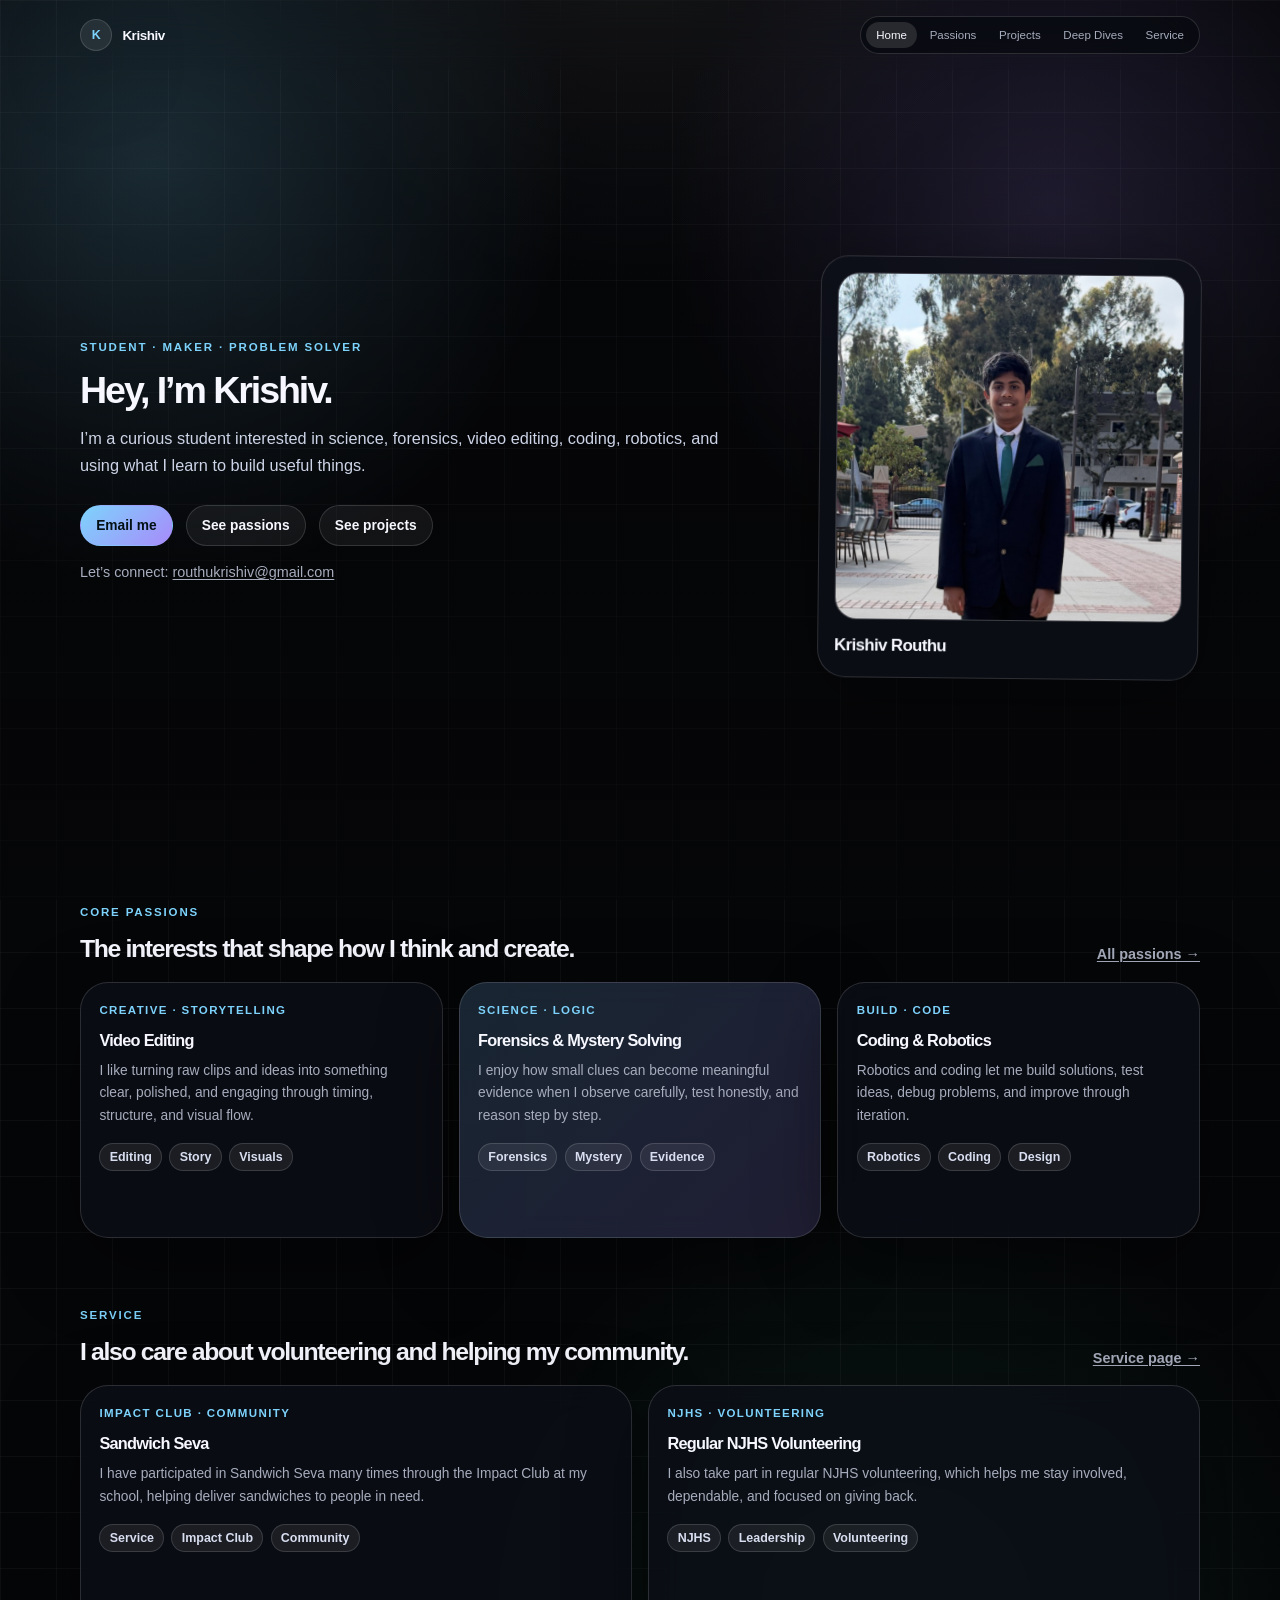
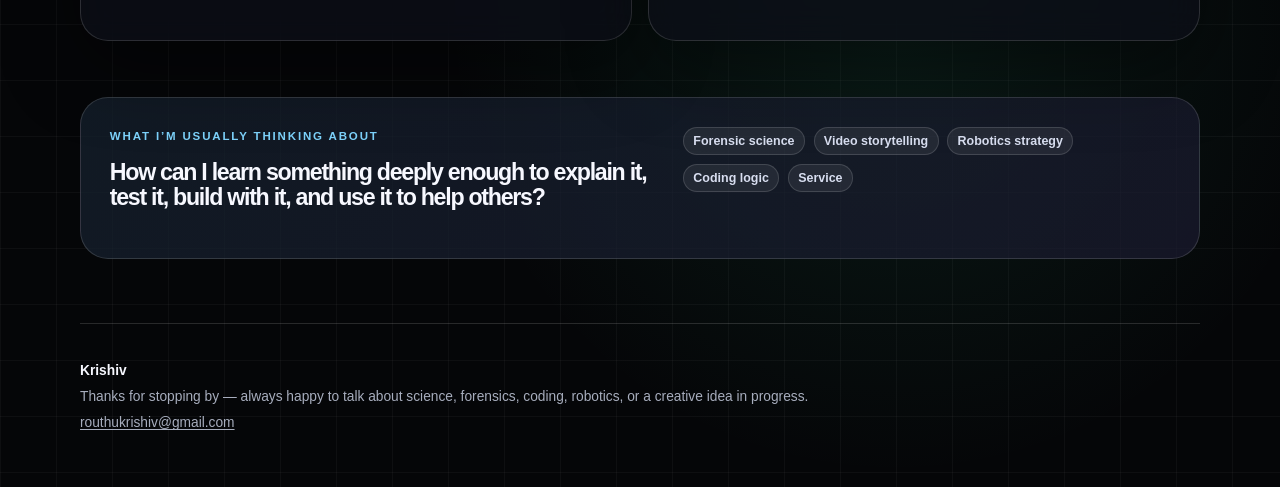
<file: index.html>
<!doctype html>
<html lang="en">
<head>
  <meta charset="UTF-8" />
  <meta name="viewport" content="width=device-width, initial-scale=1.0" />
  <meta name="description" content="Personal portfolio website for Krishiv Routhu: passions, deep dives, service, forensics, coding, robotics, and video editing." />
  <title>Krishiv | Portfolio</title>
  <link rel="stylesheet" href="styles.css" />
</head>
<body data-page="home">
  <header class="site-header">
    <a class="brand" href="index.html" aria-label="Krishiv home">
      <span class="brand-mark">K</span>
      <span>Krishiv</span>
    </a>
    <nav class="nav" aria-label="Primary navigation">
      <a href="index.html" data-nav="home">Home</a>
      <a href="passions.html" data-nav="passions">Passions</a>
      <a href="projects.html" data-nav="projects">Projects</a>
      <a href="deep-dives.html" data-nav="deep-dives">Deep Dives</a>
      <a href="service.html" data-nav="service">Service</a>
    </nav>
  </header>

  <main>
    <section class="hero-grid page-pad">
      <div class="hero-copy">
        <p class="kicker">Student · maker · problem solver</p>
        <h1>Hey, I’m Krishiv.</h1>
        <p class="hero-lede">
          I’m a curious student interested in science, forensics, video editing, coding, robotics, and using what I learn to build useful things.
        </p>
        <div class="contact-row">
          <a class="button primary" href="mailto:routhukrishiv@gmail.com">Email me</a>
          <a class="button ghost" href="passions.html">See passions</a>
          <a class="button ghost" href="projects.html">See projects</a>
        </div>
        <p class="email-line">Let’s connect: <a href="mailto:routhukrishiv@gmail.com">routhukrishiv@gmail.com</a></p>
      </div>

      <aside class="profile-card soft-card">
        <img src="assets/profile-photo.jpg" alt="Krishiv in a suit" />
        <h2>Krishiv Routhu</h2>
      </aside>
    </section>

    <section class="section page-pad compact-top">
      <div class="section-heading">
        <div>
          <p class="kicker">Core passions</p>
          <h2>The interests that shape how I think and create.</h2>
        </div>
        <a href="passions.html">All passions →</a>
      </div>
      <div class="card-grid three">
        <article class="project-card">
          <p class="card-label">Creative · Storytelling</p>
          <h3>Video Editing</h3>
          <p>I like turning raw clips and ideas into something clear, polished, and engaging through timing, structure, and visual flow.</p>
          <div class="tags"><span>Editing</span><span>Story</span><span>Visuals</span></div>
        </article>
        <article class="project-card featured-card">
          <p class="card-label">Science · Logic</p>
          <h3>Forensics & Mystery Solving</h3>
          <p>I enjoy how small clues can become meaningful evidence when I observe carefully, test honestly, and reason step by step.</p>
          <div class="tags"><span>Forensics</span><span>Mystery</span><span>Evidence</span></div>
        </article>
        <article class="project-card">
          <p class="card-label">Build · Code</p>
          <h3>Coding & Robotics</h3>
          <p>Robotics and coding let me build solutions, test ideas, debug problems, and improve through iteration.</p>
          <div class="tags"><span>Robotics</span><span>Coding</span><span>Design</span></div>
        </article>
      </div>
    </section>

    <section class="section page-pad compact-top">
      <div class="section-heading">
        <div>
          <p class="kicker">Service</p>
          <h2>I also care about volunteering and helping my community.</h2>
        </div>
        <a href="service.html">Service page →</a>
      </div>
      <div class="card-grid two">
        <article class="project-card">
          <p class="card-label">Impact Club · Community</p>
          <h3>Sandwich Seva</h3>
          <p>I have participated in Sandwich Seva many times through the Impact Club at my school, helping deliver sandwiches to people in need.</p>
          <div class="tags"><span>Service</span><span>Impact Club</span><span>Community</span></div>
        </article>
        <article class="project-card">
          <p class="card-label">NJHS · Volunteering</p>
          <h3>Regular NJHS Volunteering</h3>
          <p>I also take part in regular NJHS volunteering, which helps me stay involved, dependable, and focused on giving back.</p>
          <div class="tags"><span>NJHS</span><span>Leadership</span><span>Volunteering</span></div>
        </article>
      </div>
    </section>

    <section class="section page-pad thought-panel">
      <div>
        <p class="kicker">What I’m usually thinking about</p>
        <h2>How can I learn something deeply enough to explain it, test it, build with it, and use it to help others?</h2>
      </div>
      <div class="thought-tags">
        <span>Forensic science</span>
        <span>Video storytelling</span>
        <span>Robotics strategy</span>
        <span>Coding logic</span>
        <span>Service</span>
      </div>
    </section>
  </main>

  <footer class="site-footer">
    <p>Krishiv</p>
    <p>Thanks for stopping by — always happy to talk about science, forensics, coding, robotics, or a creative idea in progress.</p>
    <p><a href="mailto:routhukrishiv@gmail.com">routhukrishiv@gmail.com</a></p>
  </footer>

  <script src="script.js"></script>
</body>
</html>
</file>
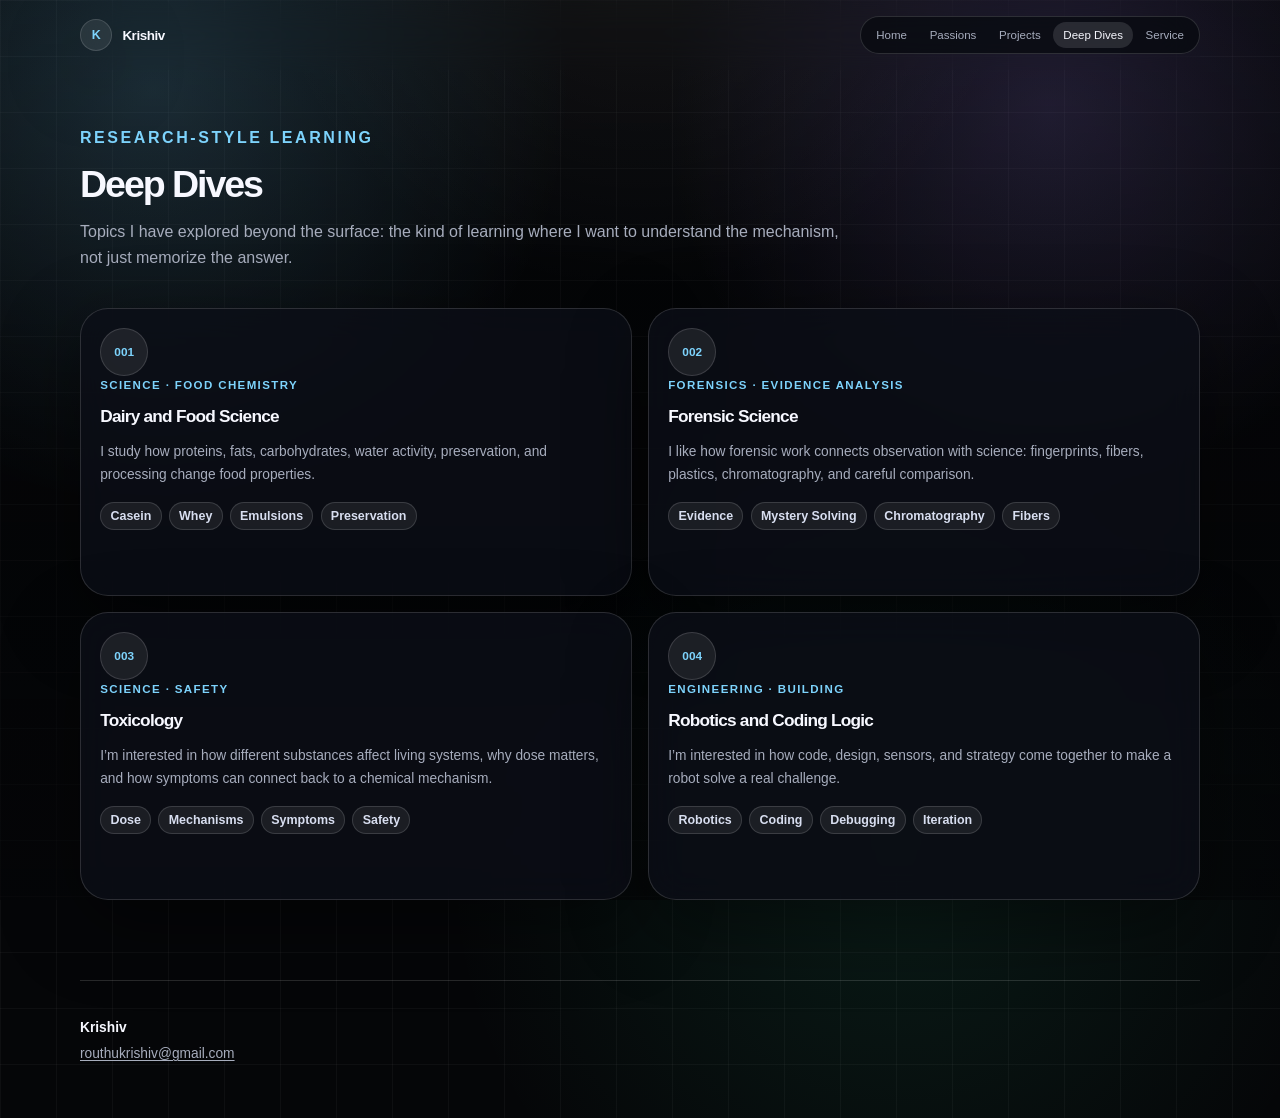
<file: deep-dives.html>
<!doctype html>
<html lang="en">
<head>
  <meta charset="UTF-8" />
  <meta name="viewport" content="width=device-width, initial-scale=1.0" />
  <meta name="description" content="Deep-dive topics by Krishiv Routhu." />
  <title>Deep Dives | Krishiv</title>
  <link rel="stylesheet" href="styles.css" />
</head>
<body data-page="deep-dives">
  <header class="site-header">
    <a class="brand" href="index.html" aria-label="Krishiv home"><span class="brand-mark">K</span><span>Krishiv</span></a>
    <nav class="nav" aria-label="Primary navigation">
      <a href="index.html" data-nav="home">Home</a>
      <a href="passions.html" data-nav="passions">Passions</a>
      <a href="projects.html" data-nav="projects">Projects</a>
      <a href="deep-dives.html" data-nav="deep-dives">Deep Dives</a>
      <a href="service.html" data-nav="service">Service</a>
    </nav>
  </header>

  <main class="page-pad page-shell">
    <section class="page-title">
      <p class="kicker">Research-style learning</p>
      <h1>Deep Dives</h1>
      <p>Topics I have explored beyond the surface: the kind of learning where I want to understand the mechanism, not just memorize the answer.</p>
    </section>

    <section class="research-grid">
      <article class="research-card">
        <span class="index">001</span>
        <p class="card-label">Science · Food Chemistry</p>
        <h2>Dairy and Food Science</h2>
        <p>I study how proteins, fats, carbohydrates, water activity, preservation, and processing change food properties.</p>
        <div class="tags"><span>Casein</span><span>Whey</span><span>Emulsions</span><span>Preservation</span></div>
      </article>
      <article class="research-card">
        <span class="index">002</span>
        <p class="card-label">Forensics · Evidence Analysis</p>
        <h2>Forensic Science</h2>
        <p>I like how forensic work connects observation with science: fingerprints, fibers, plastics, chromatography, and careful comparison.</p>
        <div class="tags"><span>Evidence</span><span>Mystery Solving</span><span>Chromatography</span><span>Fibers</span></div>
      </article>
      <article class="research-card">
        <span class="index">003</span>
        <p class="card-label">Science · Safety</p>
        <h2>Toxicology</h2>
        <p>I’m interested in how different substances affect living systems, why dose matters, and how symptoms can connect back to a chemical mechanism.</p>
        <div class="tags"><span>Dose</span><span>Mechanisms</span><span>Symptoms</span><span>Safety</span></div>
      </article>
      <article class="research-card">
        <span class="index">004</span>
        <p class="card-label">Engineering · Building</p>
        <h2>Robotics and Coding Logic</h2>
        <p>I’m interested in how code, design, sensors, and strategy come together to make a robot solve a real challenge.</p>
        <div class="tags"><span>Robotics</span><span>Coding</span><span>Debugging</span><span>Iteration</span></div>
      </article>
    </section>
  </main>

  <footer class="site-footer"><p>Krishiv</p><p><a href="mailto:routhukrishiv@gmail.com">routhukrishiv@gmail.com</a></p></footer>
  <script src="script.js"></script>
</body>
</html>
</file>
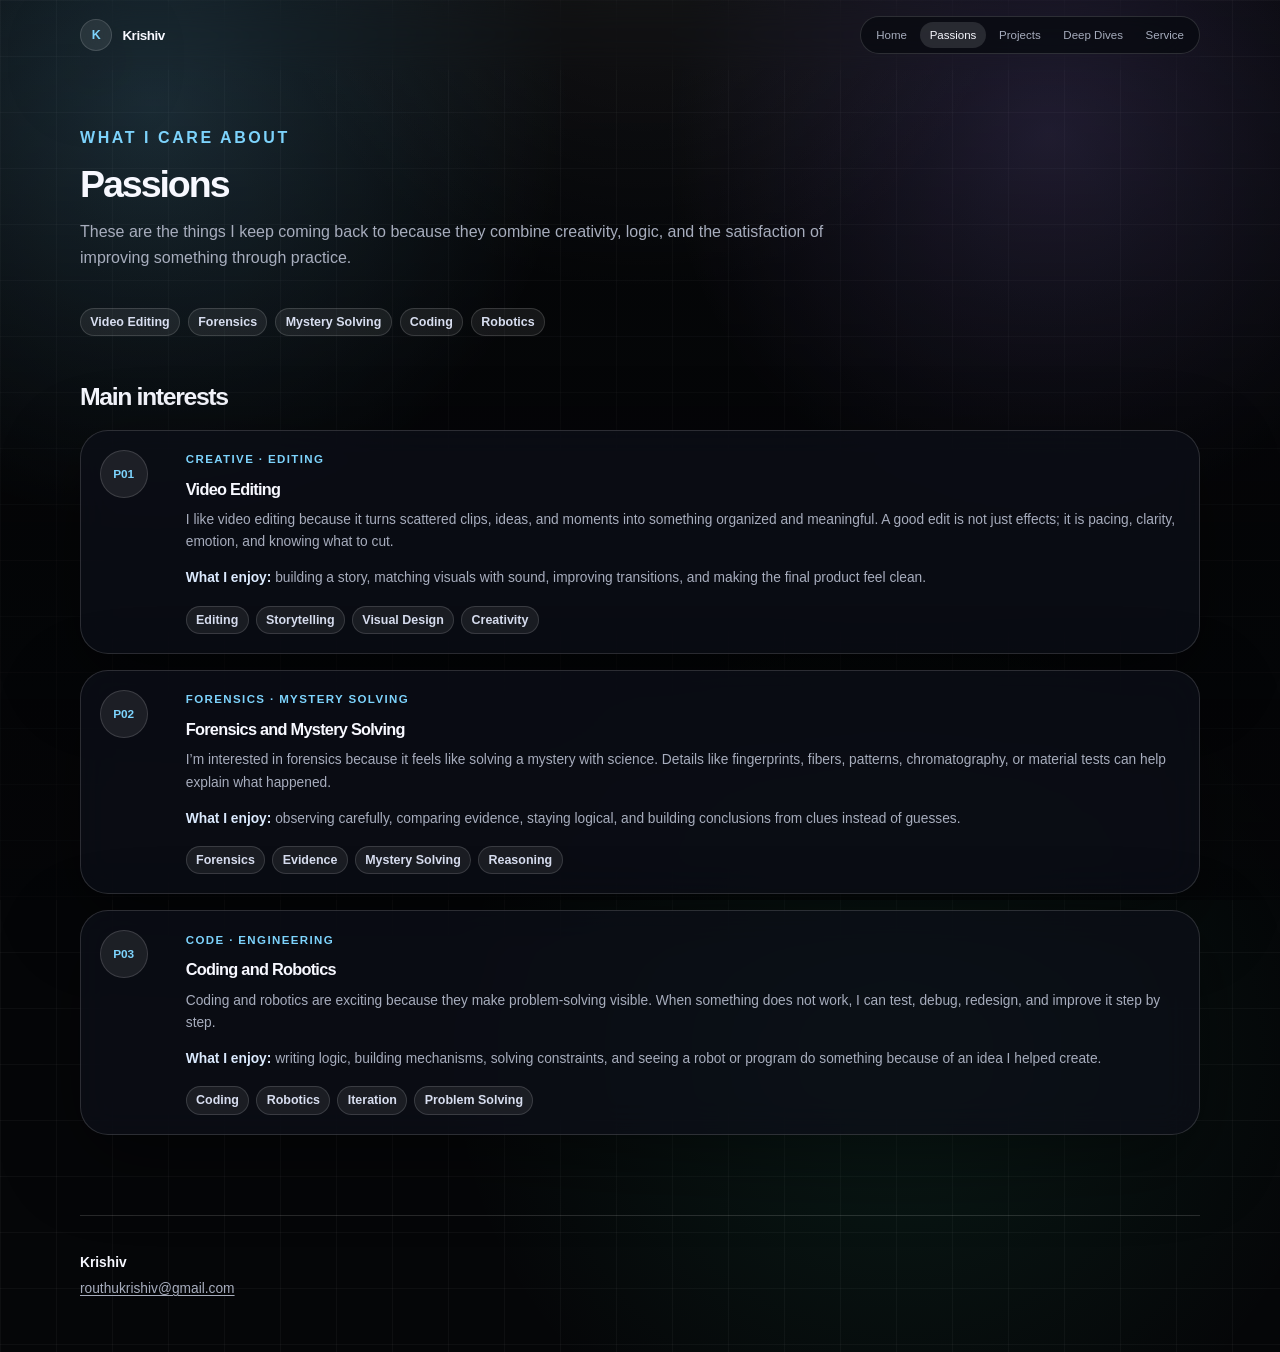
<file: passions.html>
<!doctype html>
<html lang="en">
<head>
  <meta charset="UTF-8" />
  <meta name="viewport" content="width=device-width, initial-scale=1.0" />
  <meta name="description" content="Passions of Krishiv Routhu: video editing, forensics and mystery solving, coding and robotics." />
  <title>Passions | Krishiv</title>
  <link rel="stylesheet" href="styles.css" />
</head>
<body data-page="passions">
  <header class="site-header">
    <a class="brand" href="index.html" aria-label="Krishiv home"><span class="brand-mark">K</span><span>Krishiv</span></a>
    <nav class="nav" aria-label="Primary navigation">
      <a href="index.html" data-nav="home">Home</a>
      <a href="passions.html" data-nav="passions">Passions</a>
      <a href="projects.html" data-nav="projects">Projects</a>
      <a href="deep-dives.html" data-nav="deep-dives">Deep Dives</a>
      <a href="service.html" data-nav="service">Service</a>
    </nav>
  </header>

  <main class="page-pad page-shell">
    <section class="page-title">
      <p class="kicker">What I care about</p>
      <h1>Passions</h1>
      <p>These are the things I keep coming back to because they combine creativity, logic, and the satisfaction of improving something through practice.</p>
    </section>

    <section class="filter-row" aria-label="Passion categories">
      <span>Video Editing</span><span>Forensics</span><span>Mystery Solving</span><span>Coding</span><span>Robotics</span>
    </section>

    <section class="section-list">
      <h2>Main interests</h2>
      <div class="project-list">
        <article class="wide-card">
          <div class="card-number">P01</div>
          <div>
            <p class="card-label">Creative · Editing</p>
            <h3>Video Editing</h3>
            <p>I like video editing because it turns scattered clips, ideas, and moments into something organized and meaningful. A good edit is not just effects; it is pacing, clarity, emotion, and knowing what to cut.</p>
            <p><strong>What I enjoy:</strong> building a story, matching visuals with sound, improving transitions, and making the final product feel clean.</p>
            <div class="tags"><span>Editing</span><span>Storytelling</span><span>Visual Design</span><span>Creativity</span></div>
          </div>
        </article>

        <article class="wide-card passion-video-card">
          <div class="card-number">P02</div>
          <div>
            <p class="card-label">Forensics · Mystery Solving</p>
            <h3>Forensics and Mystery Solving</h3>
            <p>I’m interested in forensics because it feels like solving a mystery with science. Details like fingerprints, fibers, patterns, chromatography, or material tests can help explain what happened.</p>
            <p><strong>What I enjoy:</strong> observing carefully, comparing evidence, staying logical, and building conclusions from clues instead of guesses.</p>
            <div class="tags"><span>Forensics</span><span>Evidence</span><span>Mystery Solving</span><span>Reasoning</span></div>
          </div>
        </article>

        <article class="wide-card">
          <div class="card-number">P03</div>
          <div>
            <p class="card-label">Code · Engineering</p>
            <h3>Coding and Robotics</h3>
            <p>Coding and robotics are exciting because they make problem-solving visible. When something does not work, I can test, debug, redesign, and improve it step by step.</p>
            <p><strong>What I enjoy:</strong> writing logic, building mechanisms, solving constraints, and seeing a robot or program do something because of an idea I helped create.</p>
            <div class="tags"><span>Coding</span><span>Robotics</span><span>Iteration</span><span>Problem Solving</span></div>
          </div>
        </article>
      </div>
    </section>
  </main>

  <footer class="site-footer"><p>Krishiv</p><p><a href="mailto:routhukrishiv@gmail.com">routhukrishiv@gmail.com</a></p></footer>
  <script src="script.js"></script>
</body>
</html>
</file>
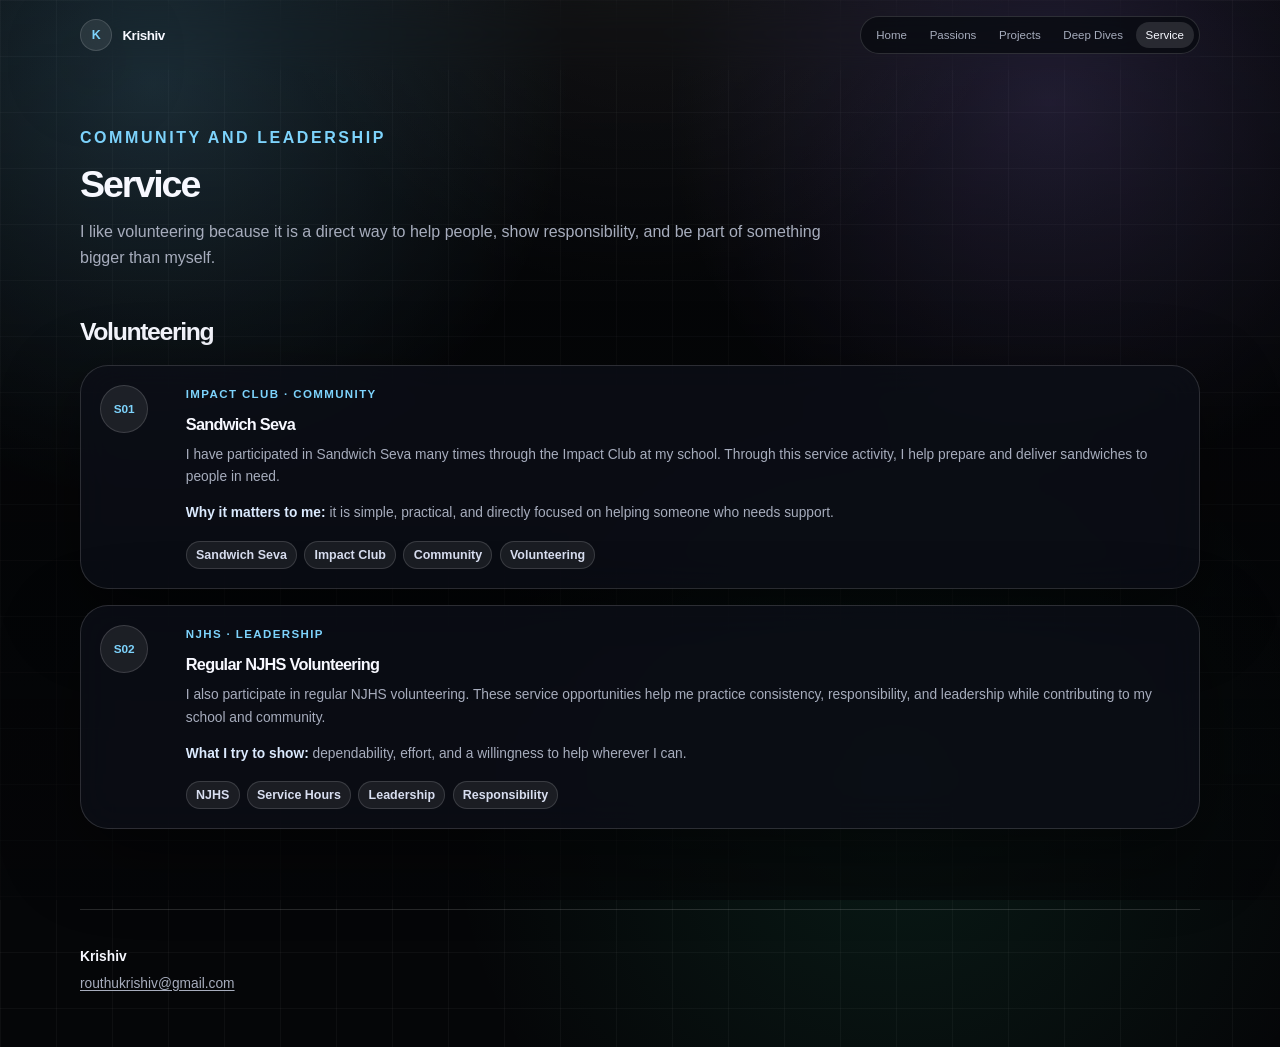
<file: service.html>
<!doctype html>
<html lang="en">
<head>
  <meta charset="UTF-8" />
  <meta name="viewport" content="width=device-width, initial-scale=1.0" />
  <meta name="description" content="Service and volunteering by Krishiv Routhu." />
  <title>Service | Krishiv</title>
  <link rel="stylesheet" href="styles.css" />
</head>
<body data-page="service">
  <header class="site-header">
    <a class="brand" href="index.html" aria-label="Krishiv home"><span class="brand-mark">K</span><span>Krishiv</span></a>
    <nav class="nav" aria-label="Primary navigation">
      <a href="index.html" data-nav="home">Home</a>
      <a href="passions.html" data-nav="passions">Passions</a>
      <a href="projects.html" data-nav="projects">Projects</a>
      <a href="deep-dives.html" data-nav="deep-dives">Deep Dives</a>
      <a href="service.html" data-nav="service">Service</a>
    </nav>
  </header>

  <main class="page-pad page-shell">
    <section class="page-title">
      <p class="kicker">Community and leadership</p>
      <h1>Service</h1>
      <p>I like volunteering because it is a direct way to help people, show responsibility, and be part of something bigger than myself.</p>
    </section>

    <section class="section-list">
      <h2>Volunteering</h2>
      <div class="project-list">
        <article class="wide-card">
          <div class="card-number">S01</div>
          <div>
            <p class="card-label">Impact Club · Community</p>
            <h3>Sandwich Seva</h3>
            <p>I have participated in Sandwich Seva many times through the Impact Club at my school. Through this service activity, I help prepare and deliver sandwiches to people in need.</p>
            <p><strong>Why it matters to me:</strong> it is simple, practical, and directly focused on helping someone who needs support.</p>
            <div class="tags"><span>Sandwich Seva</span><span>Impact Club</span><span>Community</span><span>Volunteering</span></div>
          </div>
        </article>

        <article class="wide-card">
          <div class="card-number">S02</div>
          <div>
            <p class="card-label">NJHS · Leadership</p>
            <h3>Regular NJHS Volunteering</h3>
            <p>I also participate in regular NJHS volunteering. These service opportunities help me practice consistency, responsibility, and leadership while contributing to my school and community.</p>
            <p><strong>What I try to show:</strong> dependability, effort, and a willingness to help wherever I can.</p>
            <div class="tags"><span>NJHS</span><span>Service Hours</span><span>Leadership</span><span>Responsibility</span></div>
          </div>
        </article>
      </div>
    </section>
  </main>

  <footer class="site-footer"><p>Krishiv</p><p><a href="mailto:routhukrishiv@gmail.com">routhukrishiv@gmail.com</a></p></footer>
  <script src="script.js"></script>
</body>
</html>
</file>
<file: styles.css>
:root {
  --bg: #050608;
  --ink: #f7f8ff;
  --muted: #a7adbd;
  --soft: rgba(255, 255, 255, 0.08);
  --soft-2: rgba(255, 255, 255, 0.12);
  --card: rgba(12, 15, 24, 0.78);
  --line: rgba(255, 255, 255, 0.14);
  --accent: #7dd3fc;
  --accent-2: #a78bfa;
  --accent-3: #34d399;
  --shadow: 0 24px 80px rgba(0, 0, 0, 0.42);
  --radius-lg: 28px;
  --radius-md: 18px;
  --radius-sm: 12px;
  --max: 1120px;
}

* { box-sizing: border-box; }
html { scroll-behavior: smooth; }

body {
  margin: 0;
  min-height: 100vh;
  color: var(--ink);
  background:
    radial-gradient(circle at 12% 8%, rgba(125, 211, 252, 0.22), transparent 26rem),
    radial-gradient(circle at 82% 10%, rgba(167, 139, 250, 0.20), transparent 24rem),
    radial-gradient(circle at 70% 78%, rgba(52, 211, 153, 0.10), transparent 28rem),
    linear-gradient(rgba(255, 255, 255, 0.035) 1px, transparent 1px),
    linear-gradient(90deg, rgba(255, 255, 255, 0.035) 1px, transparent 1px),
    var(--bg);
  background-size: auto, auto, auto, 56px 56px, 56px 56px, auto;
  font-family: Helvetica, Arial, ui-sans-serif, system-ui, -apple-system, BlinkMacSystemFont, "Segoe UI", sans-serif;
}

body::before {
  content: "";
  position: fixed;
  inset: 0;
  pointer-events: none;
  background:
    linear-gradient(to bottom, rgba(5, 6, 8, 0.1), rgba(5, 6, 8, 0.62)),
    radial-gradient(circle at 50% -10%, rgba(255, 255, 255, 0.08), transparent 24rem);
  z-index: -1;
}

a { color: inherit; text-decoration-thickness: 0.09em; text-underline-offset: 0.17em; }
p, li { color: var(--muted); line-height: 1.62; font-size: 0.86rem; }
h1, h2, h3, p { margin-top: 0; }
strong { color: #dbeafe; }

.site-header {
  position: sticky;
  top: 0;
  z-index: 20;
  display: flex;
  justify-content: space-between;
  align-items: center;
  gap: 1.2rem;
  width: min(var(--max), calc(100% - 2rem));
  margin: 0 auto;
  padding: 1rem 0;
  backdrop-filter: blur(18px);
}

.brand {
  display: inline-flex;
  align-items: center;
  gap: 0.65rem;
  text-decoration: none;
  font-weight: 850;
  letter-spacing: -0.035em;
  font-size: 0.84rem;
}

.brand-mark {
  display: grid;
  place-items: center;
  width: 2rem;
  height: 2rem;
  border: 1px solid var(--line);
  border-radius: 999px;
  background: rgba(255, 255, 255, 0.08);
  box-shadow: var(--shadow);
  font-size: 0.78rem;
  color: var(--accent);
}

.nav {
  display: flex;
  gap: 0.18rem;
  align-items: center;
  flex-wrap: wrap;
  padding: 0.32rem;
  border: 1px solid var(--line);
  border-radius: 999px;
  background: rgba(8, 10, 16, 0.74);
}

.nav a {
  color: var(--muted);
  border-radius: 999px;
  padding: 0.44rem 0.62rem;
  text-decoration: none;
  font-size: 0.72rem;
  transition: background 160ms ease, color 160ms ease;
}

.nav a:hover,
.nav a.is-active {
  color: var(--ink);
  background: rgba(255, 255, 255, 0.12);
}

.page-pad {
  width: min(var(--max), calc(100% - 2rem));
  margin: 0 auto;
}

.hero-grid {
  min-height: calc(100vh - 5rem);
  display: grid;
  grid-template-columns: minmax(0, 1.1fr) minmax(260px, 0.62fr);
  align-items: center;
  gap: clamp(2rem, 5vw, 4rem);
  padding-top: 2.5rem;
  padding-bottom: 4rem;
}

.kicker {
  color: var(--accent);
  font-size: 0.72rem;
  text-transform: uppercase;
  letter-spacing: 0.16em;
  font-weight: 850;
  margin-bottom: 0.9rem;
}

.hero-copy h1,
.page-title h1 {
  margin-bottom: 1rem;
  font-size: clamp(1.55rem, 3.2vw, 2.35rem);
  line-height: 1.02;
  letter-spacing: -0.055em;
  max-width: 14ch;
}

.hero-lede {
  max-width: 42rem;
  font-size: clamp(0.9rem, 1.45vw, 1.02rem);
  color: #cdd4e7;
}

.contact-row {
  display: flex;
  flex-wrap: wrap;
  gap: 0.8rem;
  align-items: center;
  margin: 1.7rem 0 0.9rem;
}

.button {
  display: inline-flex;
  align-items: center;
  justify-content: center;
  border-radius: 999px;
  padding: 0.75rem 0.95rem;
  font-weight: 850;
  text-decoration: none;
  border: 1px solid var(--line);
  font-size: 0.86rem;
}

.button.primary {
  color: #031014;
  background: linear-gradient(135deg, var(--accent), var(--accent-2));
  border-color: transparent;
}
.button.ghost { background: rgba(255, 255, 255, 0.06); }
.email-line { font-size: 0.9rem; }

.soft-card,
.project-card,
.wide-card,
.research-card {
  border: 1px solid var(--line);
  border-radius: var(--radius-lg);
  background: var(--card);
  box-shadow: var(--shadow);
  backdrop-filter: blur(18px);
}

.profile-card {
  padding: 1rem;
  transform: rotate(0.6deg);
}

.profile-card img {
  display: block;
  width: 100%;
  aspect-ratio: 1;
  object-fit: cover;
  border-radius: 22px;
  background: var(--soft);
  border: 1px solid var(--line);
}

.profile-card h2 {
  margin: 1rem 0 0.35rem;
  font-size: 1.05rem;
  letter-spacing: -0.035em;
}

.section { padding: 3.5rem 0; }
.compact-top { padding-top: 0.8rem; }

.section-heading {
  display: flex;
  justify-content: space-between;
  align-items: end;
  gap: 2rem;
  margin-bottom: 1.2rem;
}

.section-heading h2,
.section-list h2 {
  max-width: 42rem;
  font-size: clamp(1.05rem, 2.2vw, 1.55rem);
  line-height: 1.06;
  letter-spacing: -0.055em;
  margin-bottom: 0;
}

.section-heading a { color: var(--muted); font-weight: 800; font-size: 0.9rem; }

.card-grid { display: grid; gap: 1rem; }
.card-grid.three { grid-template-columns: repeat(3, minmax(0, 1fr)); }
.card-grid.two { grid-template-columns: repeat(2, minmax(0, 1fr)); }

.project-card {
  padding: 1.15rem;
  min-height: 16rem;
  transition: transform 180ms ease, box-shadow 180ms ease, background 180ms ease;
}

.project-card:hover,
.wide-card:hover,
.research-card:hover {
  transform: translateY(-5px);
  background: rgba(18, 22, 34, 0.92);
}

.featured-card { background: linear-gradient(135deg, rgba(125, 211, 252, 0.13), rgba(167, 139, 250, 0.14)), var(--card); }
.card-label { color: var(--accent); font-weight: 850; font-size: 0.72rem; letter-spacing: 0.12em; text-transform: uppercase; margin-bottom: 0.7rem; }
.project-card h3, .wide-card h3 { font-size: 1.02rem; letter-spacing: -0.045em; margin-bottom: 0.65rem; }
.tags { display: flex; flex-wrap: wrap; gap: 0.45rem; margin-top: 1rem; }

.filter-row { display: flex; flex-wrap: wrap; gap: 0.5rem; margin-bottom: 2.2rem; }
.filter-row span,
.tags span,
.thought-tags span {
  display: inline-flex;
  align-items: center;
  width: fit-content;
  border: 1px solid var(--line);
  border-radius: 999px;
  padding: 0.38rem 0.58rem;
  background: rgba(255, 255, 255, 0.07);
  color: #d8def0;
  font-size: 0.78rem;
  font-weight: 720;
}

.thought-panel {
  display: grid;
  grid-template-columns: 1fr 0.9fr;
  gap: 2rem;
  align-items: start;
  margin-bottom: 4rem;
  padding: 1.8rem;
  border: 1px solid var(--line);
  border-radius: var(--radius-lg);
  background: linear-gradient(135deg, rgba(125, 211, 252, 0.08), rgba(167, 139, 250, 0.08)), rgba(10, 13, 22, 0.7);
}

.thought-panel h2 { font-size: clamp(1.05rem, 2vw, 1.45rem); line-height: 1.08; letter-spacing: -0.055em; }
.thought-tags { display: flex; flex-wrap: wrap; gap: 0.55rem; }

.page-shell { padding-top: 3.4rem; padding-bottom: 5rem; }
.page-title { margin-bottom: 2.3rem; }
.page-title h1 { max-width: 11ch; }
.page-title p { max-width: 48rem; font-size: 1rem; }
.section-list { margin-top: 3rem; }
.section-list > h2 { margin-bottom: 1.2rem; }
.project-list { display: grid; gap: 1rem; }

.wide-card {
  display: grid;
  grid-template-columns: 4.2rem 1fr;
  gap: 1.15rem;
  padding: 1.2rem;
  transition: transform 180ms ease, background 180ms ease;
}

.card-number,
.index {
  display: inline-grid;
  place-items: center;
  width: 3rem;
  height: 3rem;
  border-radius: 999px;
  background: rgba(255, 255, 255, 0.08);
  border: 1px solid var(--line);
  color: var(--accent);
  font-weight: 900;
  font-size: 0.74rem;
}

.research-grid { display: grid; grid-template-columns: repeat(2, minmax(0, 1fr)); gap: 1rem; }
.research-card { padding: 1.2rem; min-height: 18rem; transition: transform 180ms ease, background 180ms ease; }
.research-card h2 { font-size: 1.08rem; letter-spacing: -0.045em; }

.video-card { padding: 0.9rem; }
.video-frame {
  position: relative;
  overflow: hidden;
  border-radius: 22px;
  background: rgba(255, 255, 255, 0.06);
  border: 1px solid var(--line);
  aspect-ratio: 16 / 10;
}

.video-frame video {
  display: block;
  width: 100%;
  height: 100%;
  object-fit: cover;
}

.video-fallback {
  position: absolute;
  inset: 0;
  display: grid;
  place-content: center;
  gap: 0.5rem;
  text-align: center;
  padding: 1rem;
  background: linear-gradient(135deg, rgba(125, 211, 252, 0.14), rgba(167, 139, 250, 0.14)), #0a0d16;
}

.video-fallback strong { font-size: 1.05rem; letter-spacing: -0.04em; }
.video-fallback span { color: var(--muted); }
code { font-family: ui-monospace, SFMono-Regular, Menlo, monospace; font-size: 0.9em; }
.video-description {
  margin: 0.9rem 0 0;
  color: #d8def0;
  font-weight: 650;
}

.project-video-shell {
  display: grid;
  gap: 1rem;
}

.project-coming-soon {
  max-width: 760px;
  padding: 1.25rem 1.35rem;
  border: 1px solid var(--line);
  border-radius: var(--radius-lg);
  background: rgba(12, 15, 24, 0.72);
  box-shadow: 0 18px 60px rgba(0, 0, 0, 0.28);
}

.project-coming-soon h2 {
  margin: 0 0 0.55rem;
  color: var(--ink);
  font-size: clamp(1rem, 1.9vw, 1.35rem);
  line-height: 1.1;
  letter-spacing: -0.04em;
}

.project-coming-soon p {
  max-width: 42rem;
  margin-bottom: 0;
}

.embedded-video { margin-top: 1.1rem; padding: 0.7rem; box-shadow: none; }
.passion-video-card .video-frame { max-width: 760px; }

.site-footer {
  width: min(var(--max), calc(100% - 2rem));
  margin: 0 auto;
  padding: 2rem 0 3rem;
  border-top: 1px solid var(--line);
}
.site-footer p { margin: 0.25rem 0; font-size: 0.86rem; }
.site-footer p:first-child { color: var(--ink); font-weight: 850; }

@media (max-width: 860px) {
  .site-header { position: relative; flex-direction: column; align-items: flex-start; }
  .nav { border-radius: 22px; }
  .hero-grid,
  .thought-panel,
  .research-grid,
  .card-grid.three,
  .card-grid.two { grid-template-columns: 1fr; }
  .profile-card { transform: none; max-width: 26rem; }
  .section-heading { align-items: flex-start; flex-direction: column; }
  .hero-copy h1,
  .page-title h1 { font-size: clamp(1.55rem, 7vw, 2.25rem); }
}

@media (max-width: 560px) {
  .page-pad,
  .site-header,
  .site-footer { width: min(100% - 1rem, var(--max)); }
  .nav a { font-size: 0.76rem; padding: 0.44rem 0.54rem; }
  .wide-card { grid-template-columns: 1fr; }
  .hero-grid { padding-top: 1.2rem; }
}
</file>
